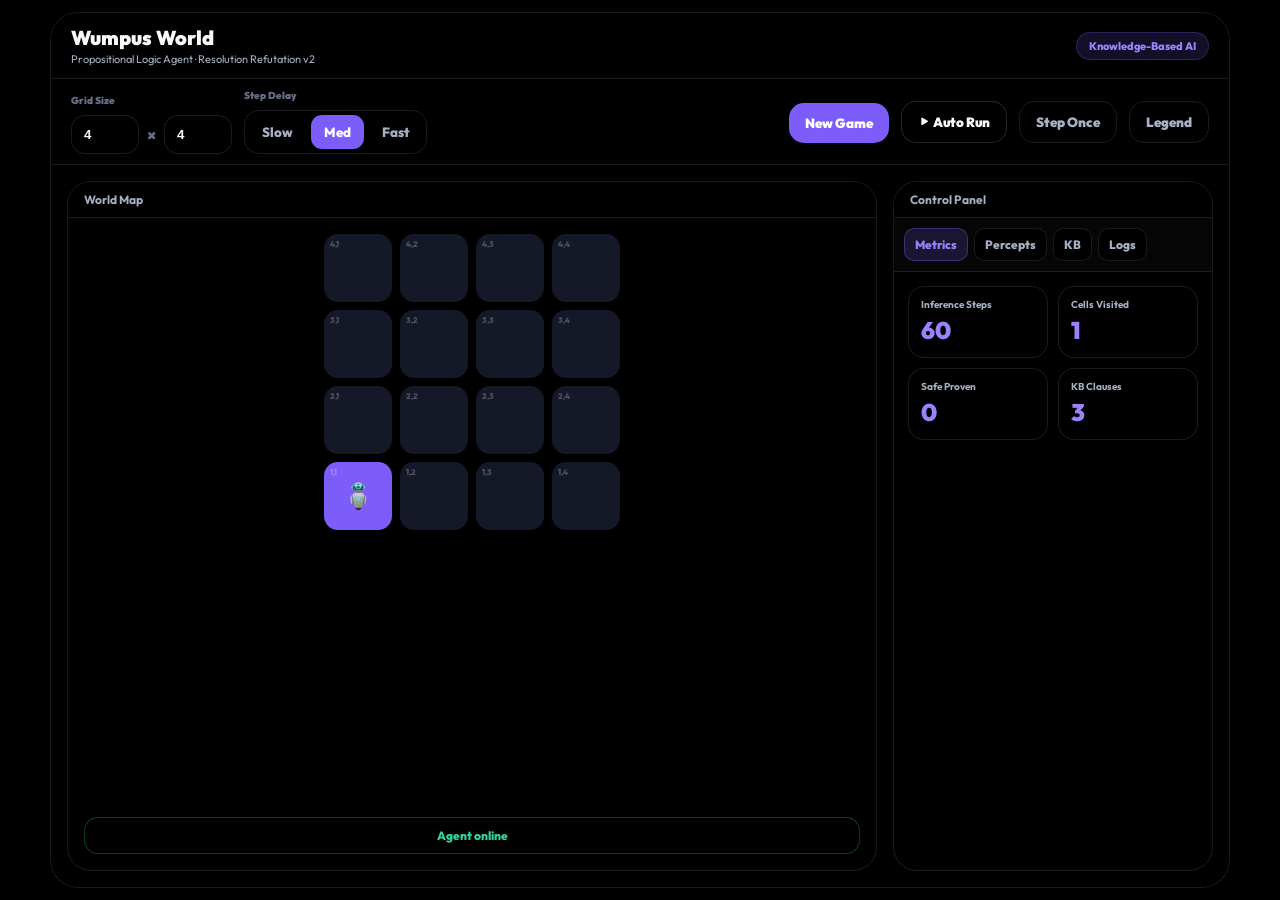
<file: index.html>
<!DOCTYPE html>
<html lang="en">
  <head>
    <meta charset="UTF-8" />
    <meta name="viewport" content="width=device-width, initial-scale=1.0" />
    <title>WUMPUS WORLD</title>
    <link
      href="https://fonts.googleapis.com/css2?family=Outfit:wght@100..900&display=swap"
      rel="stylesheet"
    />
    <link
      rel="stylesheet"
      href="https://cdn.jsdelivr.net/npm/bootstrap-icons@1.11.3/font/bootstrap-icons.min.css"
    />
    <link rel="stylesheet" href="style.css" />
  </head>
  <body>
    <div class="app">
      <header class="topbar">
        <div class="brand">
          <h1>Wumpus World</h1>
          <p>Propositional Logic Agent · Resolution Refutation v2</p>
        </div>
        <div class="badge">Knowledge-Based AI</div>
      </header>
      <section class="toolbar">
        <div class="controls">
          <div class="field">
            <label class="field-label">Grid Size</label>
            <div class="row">
              <input type="number" id="inp-r" value="4" min="3" max="8" />
              <span class="sep-x">×</span>
              <input type="number" id="inp-c" value="4" min="3" max="8" />
            </div>
          </div>
          <div class="field">
            <label class="field-label">Step Delay</label>
            <div class="speed-tabs">
              <button class="speed-tab" onclick="setSpd(900,this)">Slow</button>
              <button class="speed-tab on" onclick="setSpd(420,this)">
                Med
              </button>
              <button class="speed-tab" onclick="setSpd(120,this)">Fast</button>
            </div>
          </div>
        </div>
        <div class="actions">
          <button class="btn btn-solid" onclick="boot()">New Game</button>
          <button class="btn btn-outline" onclick="toggleRun()" id="run-btn">
            ▶ Auto Run
          </button>
          <button class="btn btn-ghost" onclick="tick()">Step Once</button>
          <button class="btn btn-ghost" onclick="openModal()">Legend</button>
        </div>
      </section>
      <main class="content">
        <section class="main-stage">
          <div class="stage-head">
            <h2>World Map</h2>
          </div>
          <div id="world"></div>
          <div class="statusbar" id="sbar">Awaiting boot...</div>
        </section>
        <aside class="side-panel">
          <div class="panel-head">
            <h2>Control Panel</h2>
          </div>
          <div class="panel-tabs">
            <button class="nav-tab on" onclick="switchPanel('metrics',this)">
              Metrics
            </button>
            <button class="nav-tab" onclick="switchPanel('percepts',this)">
              Percepts
            </button>
            <button class="nav-tab" onclick="switchPanel('kb',this)">KB</button>
            <button class="nav-tab" onclick="switchPanel('logs',this)">
              Logs
            </button>
          </div>
          <div id="panel-metrics" class="panel show">
            <div class="metrics-grid">
              <div class="metric">
                <span class="metric-k">Inference Steps</span>
                <span class="metric-v" id="m0">0</span>
              </div>
              <div class="metric">
                <span class="metric-k">Cells Visited</span>
                <span class="metric-v" id="m1">0</span>
              </div>
              <div class="metric">
                <span class="metric-k">Safe Proven</span>
                <span class="metric-v" id="m2">0</span>
              </div>
              <div class="metric">
                <span class="metric-k">KB Clauses</span>
                <span class="metric-v" id="m3">0</span>
              </div>
            </div>
          </div>
          <div id="panel-percepts" class="panel">
            <div class="percept-area" id="percepts">
              <span class="tag tag-none">None</span>
            </div>
          </div>
          <div id="panel-kb" class="panel">
            <div class="scroll-box" id="kb-view">—</div>
          </div>
          <div id="panel-logs" class="panel">
            <div class="scroll-box" id="ilog"></div>
          </div>
        </aside>
      </main>
    </div>

    <div
      class="modal"
      id="legend-modal"
      onclick="if(event.target===this)closeModal()"
    >
      <div class="modal-card">
        <div class="modal-head">
          <h3>Legend</h3>
          <button class="icon-btn" onclick="closeModal()">✕</button>
        </div>
        <div class="modal-body">
          <div class="legend-grid">
            <div class="leg">
              <div
                class="leg-sq"
                style="background: var(--p); border-color: var(--p2)"
              >
                <img src="agent.png" alt="Agent" class="legend-agent-img" />
              </div>
              Agent
            </div>
            <div class="leg">
              <div
                class="leg-sq"
                style="
                  background: rgba(52, 211, 153, 0.18);
                  border-color: rgba(52, 211, 153, 0.55);
                "
              ></div>
              Safe
            </div>
            <div class="leg">
              <div
                class="leg-sq"
                style="background: #141827; border-color: #ffffff10"
              ></div>
              Unknown
            </div>
            <div class="leg">
              <div
                class="leg-sq"
                style="background: #1e2a44; border-color: #ffffff1f"
              ></div>
              Visited
            </div>
            <div class="leg">
              <div
                class="leg-sq"
                style="
                  background: rgba(251, 113, 133, 0.2);
                  border-color: rgba(251, 113, 133, 0.5);
                "
              >
                <i
                  class="bi bi-patch-minus-fill"
                  style="font-size: 10px; color: var(--red)"
                ></i>
              </div>
              Pit
            </div>
            <div class="leg">
              <div
                class="leg-sq"
                style="
                  background: rgba(251, 191, 36, 0.2);
                  border-color: rgba(251, 191, 36, 0.48);
                "
              >
                <i
                  class="bi bi-bug-fill"
                  style="font-size: 10px; color: var(--amber)"
                ></i>
              </div>
              Wumpus
            </div>
          </div>
        </div>
      </div>
    </div>

    <script src="script.js"></script>
  </body>
</html>
</file>
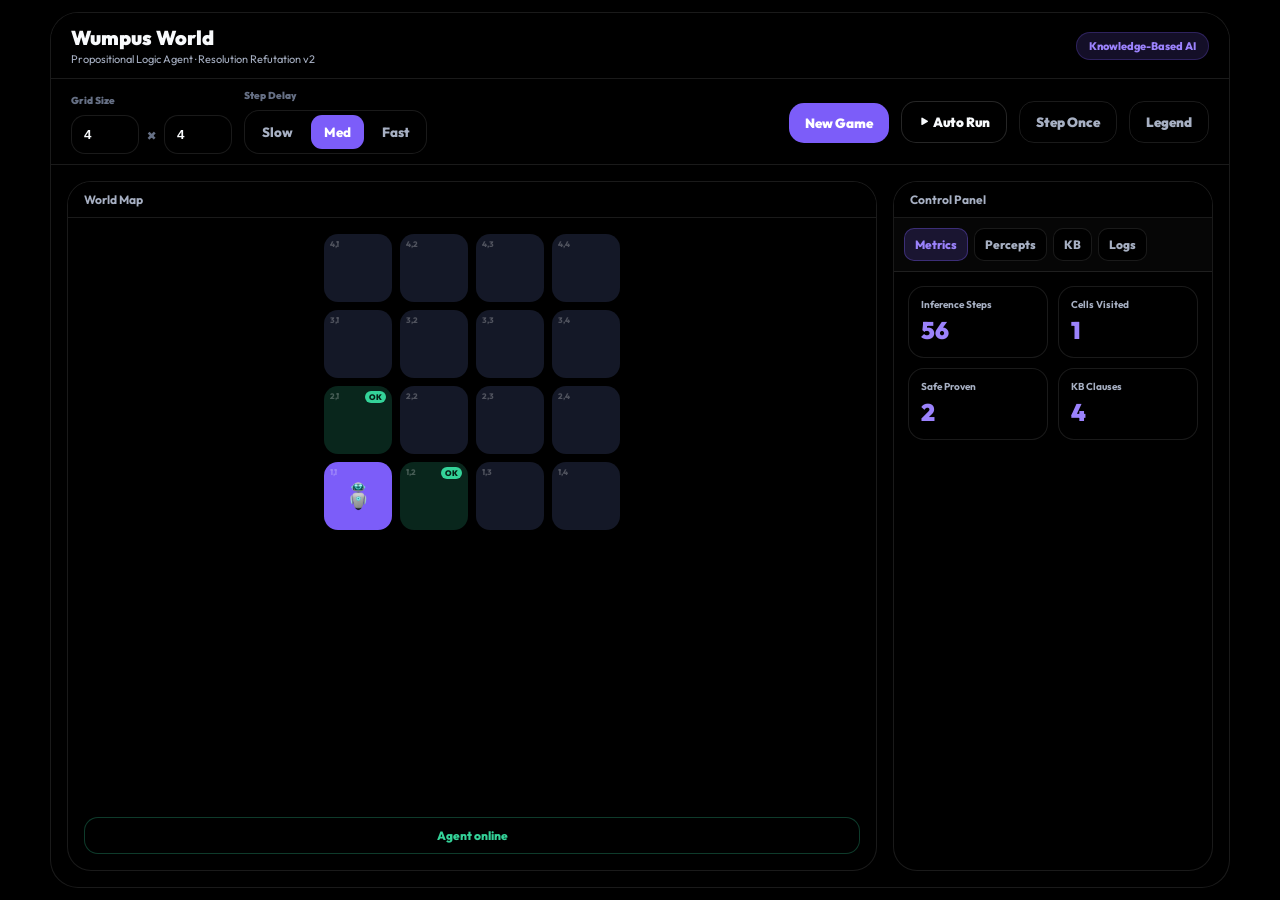
<file: wampus.html>
<!DOCTYPE html>
<html lang="en">
  <head>
    <meta charset="UTF-8" />
    <meta name="viewport" content="width=device-width, initial-scale=1.0" />
    <title>WUMPUS WORLD</title>
    <link
      href="https://fonts.googleapis.com/css2?family=Outfit:wght@100..900&display=swap"
      rel="stylesheet"
    />
    <link
      rel="stylesheet"
      href="https://cdn.jsdelivr.net/npm/bootstrap-icons@1.11.3/font/bootstrap-icons.min.css"
    />
    <link rel="stylesheet" href="style.css" />
  </head>
  <body>
    <div class="app">
      <header class="topbar">
        <div class="brand">
          <h1>Wumpus World</h1>
          <p>Propositional Logic Agent · Resolution Refutation v2</p>
        </div>
        <div class="badge">Knowledge-Based AI</div>
      </header>
      <section class="toolbar">
        <div class="controls">
          <div class="field">
            <label class="field-label">Grid Size</label>
            <div class="row">
              <input type="number" id="inp-r" value="4" min="3" max="8" />
              <span class="sep-x">×</span>
              <input type="number" id="inp-c" value="4" min="3" max="8" />
            </div>
          </div>
          <div class="field">
            <label class="field-label">Step Delay</label>
            <div class="speed-tabs">
              <button class="speed-tab" onclick="setSpd(900,this)">Slow</button>
              <button class="speed-tab on" onclick="setSpd(420,this)">
                Med
              </button>
              <button class="speed-tab" onclick="setSpd(120,this)">Fast</button>
            </div>
          </div>
        </div>
        <div class="actions">
          <button class="btn btn-solid" onclick="boot()">New Game</button>
          <button class="btn btn-outline" onclick="toggleRun()" id="run-btn">
            ▶ Auto Run
          </button>
          <button class="btn btn-ghost" onclick="tick()">Step Once</button>
          <button class="btn btn-ghost" onclick="openModal()">Legend</button>
        </div>
      </section>
      <main class="content">
        <section class="main-stage">
          <div class="stage-head">
            <h2>World Map</h2>
          </div>
          <div id="world"></div>
          <div class="statusbar" id="sbar">Awaiting boot...</div>
        </section>
        <aside class="side-panel">
          <div class="panel-head">
            <h2>Control Panel</h2>
          </div>
          <div class="panel-tabs">
            <button class="nav-tab on" onclick="switchPanel('metrics',this)">
              Metrics
            </button>
            <button class="nav-tab" onclick="switchPanel('percepts',this)">
              Percepts
            </button>
            <button class="nav-tab" onclick="switchPanel('kb',this)">KB</button>
            <button class="nav-tab" onclick="switchPanel('logs',this)">
              Logs
            </button>
          </div>
          <div id="panel-metrics" class="panel show">
            <div class="metrics-grid">
              <div class="metric">
                <span class="metric-k">Inference Steps</span>
                <span class="metric-v" id="m0">0</span>
              </div>
              <div class="metric">
                <span class="metric-k">Cells Visited</span>
                <span class="metric-v" id="m1">0</span>
              </div>
              <div class="metric">
                <span class="metric-k">Safe Proven</span>
                <span class="metric-v" id="m2">0</span>
              </div>
              <div class="metric">
                <span class="metric-k">KB Clauses</span>
                <span class="metric-v" id="m3">0</span>
              </div>
            </div>
          </div>
          <div id="panel-percepts" class="panel">
            <div class="percept-area" id="percepts">
              <span class="tag tag-none">None</span>
            </div>
          </div>
          <div id="panel-kb" class="panel">
            <div class="scroll-box" id="kb-view">—</div>
          </div>
          <div id="panel-logs" class="panel">
            <div class="scroll-box" id="ilog"></div>
          </div>
        </aside>
      </main>
    </div>

    <div
      class="modal"
      id="legend-modal"
      onclick="if(event.target===this)closeModal()"
    >
      <div class="modal-card">
        <div class="modal-head">
          <h3>Legend</h3>
          <button class="icon-btn" onclick="closeModal()">✕</button>
        </div>
        <div class="modal-body">
          <div class="legend-grid">
            <div class="leg">
              <div
                class="leg-sq"
                style="background: var(--p); border-color: var(--p2)"
              >
                <i class="bi bi-robot" style="font-size: 10px; color: white"></i>
              </div>
              Agent
            </div>
            <div class="leg">
              <div
                class="leg-sq"
                style="
                  background: rgba(52, 211, 153, 0.18);
                  border-color: rgba(52, 211, 153, 0.55);
                "
              ></div>
              Safe
            </div>
            <div class="leg">
              <div
                class="leg-sq"
                style="background: #141827; border-color: #ffffff10"
              ></div>
              Unknown
            </div>
            <div class="leg">
              <div
                class="leg-sq"
                style="background: #1e2a44; border-color: #ffffff1f"
              ></div>
              Visited
            </div>
            <div class="leg">
              <div
                class="leg-sq"
                style="
                  background: rgba(251, 113, 133, 0.2);
                  border-color: rgba(251, 113, 133, 0.5);
                "
              >
                <i
                  class="bi bi-patch-minus-fill"
                  style="font-size: 10px; color: var(--red)"
                ></i>
              </div>
              Pit
            </div>
            <div class="leg">
              <div
                class="leg-sq"
                style="
                  background: rgba(251, 191, 36, 0.2);
                  border-color: rgba(251, 191, 36, 0.48);
                "
              >
                <i
                  class="bi bi-bug-fill"
                  style="font-size: 10px; color: var(--amber)"
                ></i>
              </div>
              Wumpus
            </div>
          </div>
        </div>
      </div>
    </div>

    <script src="script.js"></script>
  </body>
</html>
</file>
<file: style.css>
* ,
*::before,
*::after {
  box-sizing: border-box;
  margin: 0;
  padding: 0;
}

html,
body {
  height: 100vh;
  overflow: hidden;
  font-family: Outfit, Arial, sans-serif;
  background: #000000;
  color: #f8fafc;
}

body {
  padding: 12px;
  display: flex;
  align-items: center;
  justify-content: center;
}

.app {
  width: 100%;
  max-width: 1180px;
  height: calc(100vh - 24px);
  border-radius: 28px;
  overflow: hidden;
  background: #000000;
  border: 1px solid rgba(255, 255, 255, 0.1);
  display: flex;
  flex-direction: column;
}

.topbar,
.toolbar,
.stage-head,
.panel-head {
  display: flex;
  align-items: center;
  justify-content: space-between;
  gap: 12px;
  border-bottom: 1px solid rgba(255, 255, 255, 0.1);
  background: #000;
}

.topbar {
  padding: 12px 20px;
}

.toolbar {
  padding: 10px 20px;
}

.stage-head,
.panel-head {
  padding: 10px 16px;
}

.brand h1 {
  font-size: 20px;
  font-weight: 900;
}

.brand p {
  font-size: 11px;
  color: #a7b0c3;
  margin-top: 2px;
}

.badge {
  padding: 6px 12px;
  border-radius: 999px;
  background: rgba(124, 93, 249, 0.16);
  color: #9b82fc;
  border: 1px solid rgba(124, 93, 249, 0.25);
  font-size: 11px;
  font-weight: 800;
}

.toolbar {
  display: grid;
  grid-template-columns: 1fr auto;
}

.controls,
.actions {
  display: flex;
  gap: 12px;
  flex-wrap: wrap;
  align-items: end;
}

.actions {
  justify-content: flex-end;
}

.field-label {
  display: block;
  font-size: 10px;
  color: #667085;
  font-weight: 900;
  margin-bottom: 8px;
}

.row {
  display: flex;
  align-items: center;
  gap: 8px;
}

input[type="number"] {
  width: 68px;
  padding: 11px 12px;
  border-radius: 14px;
  background: #000;
  border: 1px solid rgba(255, 255, 255, 0.1);
  color: #f8fafc;
  font-weight: 800;
  outline: none;
}

input[type="number"]:focus {
  border-color: #7c5df9;
}

.sep-x {
  color: #667085;
  font-weight: 900;
}

.speed-tabs {
  display: flex;
  gap: 5px;
  background: #000;
  border: 1px solid rgba(255, 255, 255, 0.1);
  border-radius: 15px;
  padding: 4px;
}

.speed-tab,
.nav-tab {
  border: 0;
  cursor: pointer;
  font-family: Outfit, Arial, sans-serif;
  font-weight: 800;
  transition: 0.18s;
}

.speed-tab {
  padding: 9px 13px;
  border-radius: 11px;
  background: transparent;
  color: #a7b0c3;
}

.speed-tab.on {
  background: #7c5df9;
  color: white;
}

.btn {
  border: 0;
  border-radius: 15px;
  padding: 12px 16px;
  font-family: Outfit, Arial, sans-serif;
  font-weight: 900;
  cursor: pointer;
  transition: 0.18s;
}

.btn:hover {
  transform: translateY(-1px);
}

.btn-solid {
  background: #7c5df9;
  color: #fff;
}

.btn-outline {
  background: #000;
  border: 1px solid rgba(255, 255, 255, 0.15);
  color: #f8fafc;
}

.btn-ghost {
  background: transparent;
  border: 1px solid rgba(255, 255, 255, 0.1);
  color: #a7b0c3;
}

.content {
  display: grid;
  grid-template-columns: minmax(0, 1fr) 320px;
  gap: 16px;
  padding: 16px;
  flex: 1;
  min-height: 0;
  overflow: hidden;
}

.main-stage,
.side-panel {
  background: #000;
  border: 1px solid rgba(255, 255, 255, 0.1);
  border-radius: 24px;
  overflow: hidden;
  display: flex;
  flex-direction: column;
}

.stage-head h2,
.panel-head h2 {
  font-size: 12px;
  color: #a7b0c3;
}

#world {
  display: flex;
  flex-wrap: wrap;
  gap: 8px;
  padding: 16px;
  justify-content: center;
  align-items: flex-start;
  align-content: flex-start;
  overflow: auto;
  flex: 1;
  margin: 0 auto;
}

.cell {
  width: 68px;
  height: 68px;
  border-radius: 14px;
  display: flex;
  flex-direction: column;
  align-items: center;
  justify-content: center;
  position: relative;
  transition: 0.2s;
  border: 0;
}

.c-unk {
  background: #141827;
}

.c-vis {
  background: #1e2a44;
}

.c-safe {
  background: rgba(52, 211, 153, 0.18);
}

.c-pit {
  background: rgba(251, 113, 133, 0.2);
}

.c-wmp {
  background: rgba(251, 191, 36, 0.2);
}

.c-agent {
  background: #7c5df9 !important;
}

.c-gold-found {
  background:
    radial-gradient(circle at top, rgba(255, 244, 180, 0.3), transparent 58%),
    linear-gradient(180deg, rgba(251, 191, 36, 0.34), rgba(217, 119, 6, 0.26));
  box-shadow: inset 0 0 0 1px rgba(255, 244, 180, 0.2);
}

.c-fatal {
  box-shadow:
    inset 0 0 0 2px rgba(255, 255, 255, 0.18),
    0 0 0 2px rgba(251, 113, 133, 0.55);
}

.c-agent.c-gold-found {
  box-shadow:
    inset 0 0 0 1px rgba(255, 244, 180, 0.2),
    0 0 0 2px rgba(251, 191, 36, 0.28);
}

.c-coord {
  position: absolute;
  top: 5px;
  left: 6px;
  font-size: 8px;
  font-weight: 800;
  color: rgba(255, 255, 255, 0.25);
}

.c-icon {
  font-size: 22px;
}

.c-agent-img {
  width: 30px;
  height: 30px;
  object-fit: contain;
}

.legend-agent-img {
  width: 12px;
  height: 12px;
  object-fit: contain;
}

.c-gold-token {
  position: absolute;
  right: 6px;
  bottom: 5px;
  width: 18px;
  height: 18px;
  border-radius: 999px;
  display: flex;
  align-items: center;
  justify-content: center;
  background: rgba(17, 24, 39, 0.75);
  color: #fbbf24;
  font-size: 10px;
  box-shadow: 0 0 0 1px rgba(251, 191, 36, 0.35);
}

.c-death-mark {
  position: absolute;
  right: 6px;
  top: 5px;
  min-width: 18px;
  height: 18px;
  padding: 0 5px;
  border-radius: 999px;
  display: flex;
  align-items: center;
  justify-content: center;
  background: #fb7185;
  color: #fff;
  font-size: 10px;
  font-weight: 900;
  box-shadow: 0 0 0 2px rgba(20, 24, 39, 0.8);
}

.c-inf {
  position: absolute;
  top: 5px;
  right: 6px;
  font-size: 8px;
  font-weight: 900;
  border-radius: 6px;
  padding: 1px 4px;
}

.c-inf-safe {
  color: #062116;
  background: #34d399;
}

.c-inf-bad {
  color: white;
  background: #fb7185;
}

.c-perc {
  position: absolute;
  bottom: 4px;
  display: flex;
  gap: 2px;
  font-size: 9px;
}

.statusbar {
  margin: 0 16px 16px;
  padding: 10px 14px;
  border-radius: 14px;
  border: 1px solid rgba(255, 255, 255, 0.1);
  background: #000;
  text-align: center;
  font-size: 12px;
  font-weight: 800;
}

.s-run {
  color: #34d399;
  border-color: rgba(52, 211, 153, 0.28);
}

.s-dead {
  color: #fb7185;
  border-color: rgba(251, 113, 133, 0.28);
}

.s-win {
  color: #fbbf24;
  border-color: rgba(251, 191, 36, 0.28);
}

.panel-tabs {
  display: flex;
  gap: 6px;
  padding: 10px;
  background: rgba(255, 255, 255, 0.025);
  border-bottom: 1px solid rgba(255, 255, 255, 0.1);
  overflow-x: auto;
}

.nav-tab {
  padding: 8px 10px;
  border-radius: 10px;
  background: #000;
  color: #a7b0c3;
  white-space: nowrap;
  border: 1px solid rgba(255, 255, 255, 0.1);
  font-size: 12px;
}

.nav-tab.on {
  background: rgba(124, 93, 249, 0.18);
  color: #9b82fc;
  border-color: rgba(124, 93, 249, 0.35);
}

.panel {
  display: none;
  padding: 14px;
  flex: 1;
  overflow: auto;
}

.panel.show {
  display: flex;
  flex-direction: column;
}

.metrics-grid {
  display: grid;
  grid-template-columns: 1fr 1fr;
  gap: 10px;
}

.metric {
  padding: 12px;
  border-radius: 16px;
  background: #000;
  border: 1px solid rgba(255, 255, 255, 0.1);
}

.metric-k {
  display: block;
  font-size: 10px;
  color: #a7b0c3;
  font-weight: 700;
  line-height: 1.2;
}

.metric-v {
  display: block;
  font-size: 24px;
  font-weight: 900;
  margin-top: 4px;
  color: #9b82fc;
}

.percept-area {
  display: flex;
  flex-wrap: wrap;
  gap: 6px;
}

.tag {
  padding: 6px 10px;
  border-radius: 999px;
  font-size: 11px;
  font-weight: 800;
  border: 1px solid;
}

.tag-stench {
  color: #fb923c;
  border-color: rgba(251, 146, 60, 0.35);
  background: rgba(251, 146, 60, 0.12);
}

.tag-breeze {
  color: #38bdf8;
  border-color: rgba(56, 189, 248, 0.35);
  background: rgba(56, 189, 248, 0.12);
}

.tag-glitter {
  color: #fbbf24;
  border-color: rgba(251, 191, 36, 0.35);
  background: rgba(251, 191, 36, 0.12);
}

.tag-none {
  color: #667085;
  border-color: rgba(255, 255, 255, 0.1);
  background: #000;
}

.scroll-box {
  flex: 1;
  overflow: auto;
  padding: 10px;
  border-radius: 14px;
  background: #080a12;
  border: 1px solid rgba(255, 255, 255, 0.1);
  font-size: 11px;
  line-height: 1.7;
  color: #a7b0c3;
}

.l-safe {
  color: #34d399;
}

.l-dead {
  color: #fb7185;
}

.l-move {
  color: #38bdf8;
}

.l-infer {
  color: #9b82fc;
}

.legend-grid {
  display: grid;
  grid-template-columns: 1fr 1fr;
  gap: 10px;
}

.leg {
  display: flex;
  align-items: center;
  gap: 9px;
  font-size: 13px;
  font-weight: 700;
  color: #a7b0c3;
  padding: 10px;
  border-radius: 14px;
  background: #000;
}

.leg-sq {
  width: 16px;
  height: 16px;
  border-radius: 6px;
  border: 1px solid;
  flex-shrink: 0;
  display: flex;
  align-items: center;
  justify-content: center;
}

.modal {
  position: fixed;
  inset: 0;
  background: rgba(0, 0, 0, 0.62);
  display: none;
  align-items: center;
  justify-content: center;
  padding: 20px;
  z-index: 20;
}

.modal.show {
  display: flex;
}

.modal-card {
  width: min(520px, 100%);
  background: #000000;
  border: 1px solid rgba(255, 255, 255, 0.15);
  border-radius: 28px;
  overflow: hidden;
}

.modal-head {
  padding: 16px 18px;
  border-bottom: 1px solid rgba(255, 255, 255, 0.1);
  display: flex;
  justify-content: space-between;
  align-items: center;
}

.modal-body {
  padding: 18px;
}

.icon-btn {
  border: 1px solid rgba(255, 255, 255, 0.1);
  background: rgba(255, 255, 255, 0.06);
  color: #f8fafc;
  border-radius: 12px;
  padding: 8px 11px;
  cursor: pointer;
}
</file>
